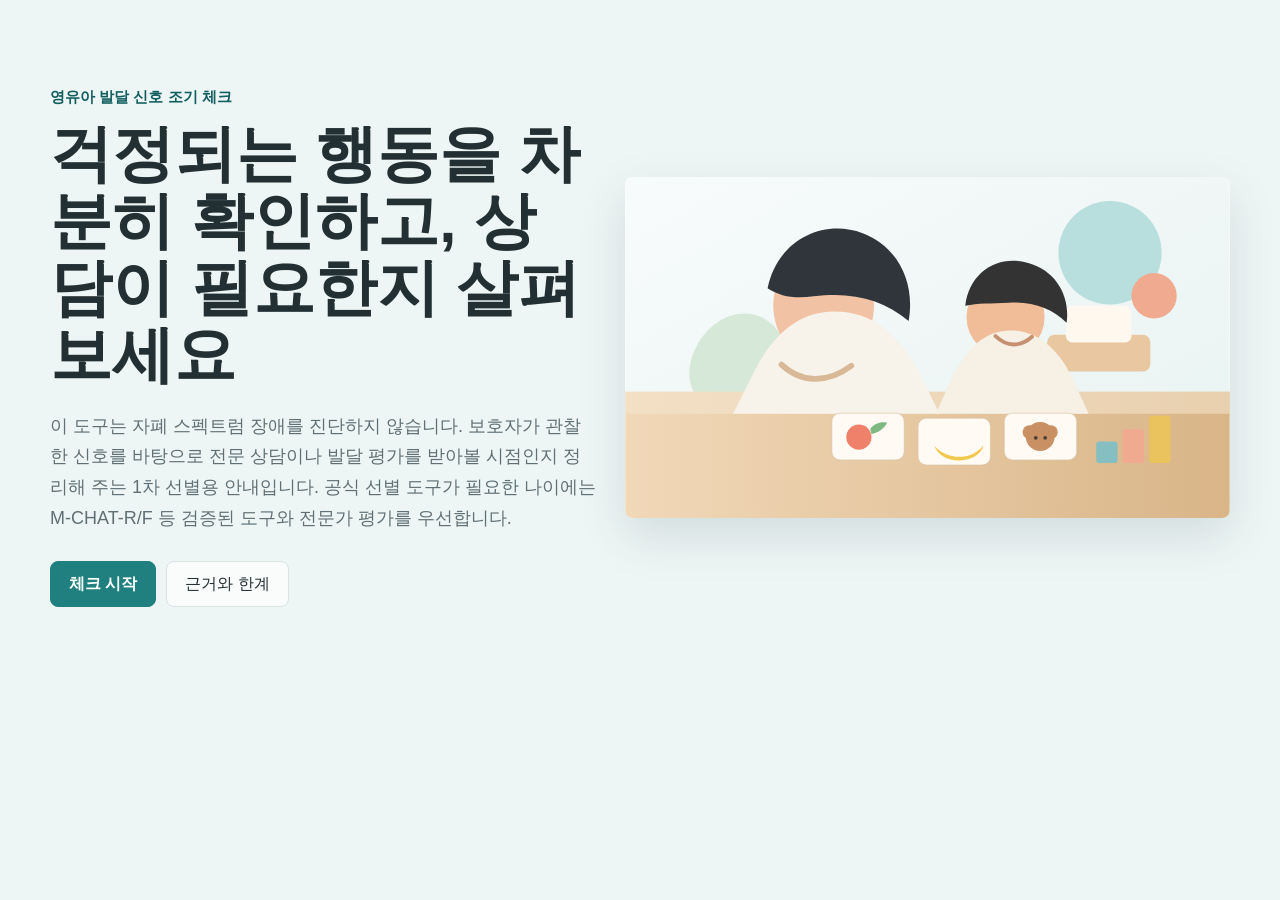
<file: index.html>
<!doctype html>
<html lang="ko">
  <head>
    <meta charset="UTF-8" />
    <meta name="viewport" content="width=device-width, initial-scale=1.0" />
    <title>아이 발달 신호 체크</title>
    <link rel="stylesheet" href="./styles.css" />
  </head>
  <body>
    <main class="app-shell">
      <section class="hero app-view landing-view" id="landingView" aria-labelledby="page-title">
        <div class="hero-copy">
          <p class="eyebrow">영유아 발달 신호 조기 체크</p>
          <h1 id="page-title">걱정되는 행동을 차분히 확인하고, 상담이 필요한지 살펴보세요</h1>
          <p class="intro">이 도구는 자폐 스펙트럼 장애를 진단하지 않습니다. 보호자가 관찰한 신호를 바탕으로 전문 상담이나 발달 평가를 받아볼 시점인지 정리해 주는 1차 선별용 안내입니다. 공식 선별 도구가 필요한 나이에는 M-CHAT-R/F 등 검증된 도구와 전문가 평가를 우선합니다.</p>
          <div class="hero-actions"><button type="button" class="primary-link" id="startButton">체크 시작</button><button type="button" class="secondary-link" id="sourceToggle" aria-expanded="false" aria-controls="sourcePreview">근거와 한계</button></div><div class="source-preview" id="sourcePreview" hidden><strong>공식 진단 도구가 아닙니다.</strong><p>이 MVP는 CDC, AAP, M-CHAT-R/F의 선별 원칙을 참고한 가정용 조기 상담 안내 도구입니다. 결과가 걱정되면 의료진 또는 발달 전문가 상담을 우선합니다.</p></div>
        </div>
        <img class="hero-image" src="./assets/family-check.svg" alt="보호자와 아이가 그림 카드를 보며 상호작용하는 장면" />
      </section>
      <section id="checker" class="checker-layout app-view checker-view is-hidden" aria-hidden="true">
        <aside class="side-panel" aria-label="진행 정보">
          <div class="status-box"><span class="status-label">현재 단계</span><strong id="stepLabel">1. 아이 나이</strong></div>
          <div class="progress-track" aria-hidden="true"><span id="progressBar"></span></div>
          <div class="note"><strong>바로 상담이 필요한 신호</strong><p>말이나 사회적 반응이 이전보다 줄어든 경우, 나이와 관계없이 소아청소년과나 발달 전문기관 상담을 권합니다.</p></div>
        </aside>
        <section class="tool-surface" aria-live="polite">
          <form id="screenForm">
            <div class="step active" data-step="0"><h2>아이의 현재 나이를 선택해 주세요</h2><p class="step-copy">나이에 따라 같은 행동도 의미가 달라질 수 있어요.</p><div class="age-grid" id="ageOptions"><button type="button" class="age-option" data-age="under12"><strong>12개월 전후</strong><span>이름 반응, 눈맞춤, 몸짓</span></button><button type="button" class="age-option" data-age="12to18"><strong>12~18개월</strong><span>가리키기, 관심 공유, 옹알이</span></button><button type="button" class="age-option" data-age="18to24"><strong>18~24개월</strong><span>자폐 선별 권고 시기</span></button><button type="button" class="age-option" data-age="24to36"><strong>24~36개월</strong><span>두 단어 표현, 상호작용</span></button><button type="button" class="age-option" data-age="over36"><strong>36개월 이상</strong><span>또래 관계, 반복 행동</span></button></div></div>
            <div class="step" data-step="1"><div id="questionStage" class="single-question-stage"></div></div>
            <div class="step" data-step="3"><h2>결과 확인</h2><div id="resultCard" class="result-card"></div><div class="next-actions"><button type="button" class="ghost-button" id="restartButton">다시 체크</button><button type="button" class="solid-button" id="copyButton">결과 요약 복사</button></div></div>
            <div class="nav-row"><button type="button" class="ghost-button" id="homeButton">처음으로</button><button type="button" class="ghost-button" id="backButton">이전</button><button type="button" class="solid-button" id="nextButton">다음</button></div>
          </form>
        </section>
      </section>
      <section class="referral-panel flow-section result-only is-hidden" aria-label="지역 상담 연결">
        <div>
          <p class="eyebrow">상담 연결</p>
          <h2>지역을 입력하면 상담처 검색어를 바로 만들 수 있어요</h2>
          <p>정확한 예약 가능 여부와 전문성은 보호자가 직접 확인해야 합니다. 지역명을 입력하면 페이지 안에 지도가 표시됩니다. 지도 안의 장소를 누르면 주소, 연락처, 업체 종류 같은 기본 정보를 확인할 수 있습니다.</p>
        </div>
        <div class="region-search">
          <label for="regionInput">지역명</label>
          <input id="regionInput" type="text" placeholder="예: 경기도 양주시, 서울 강남구" />
          <div class="search-buttons">
            <button type="button" class="ghost-button" data-search="발달검사 병원">발달 평가 병원</button>
            <button type="button" class="ghost-button" data-search="언어치료 발달센터">발달·언어 센터</button>
            <button type="button" class="ghost-button" data-search="영유아검진 소아청소년과">영유아검진 상담</button>
          </div>
          <div id="mapResults" class="map-results" aria-live="polite"></div>
        </div>
      </section>

      <section class="guidance-grid flow-section result-only is-hidden" aria-label="결과 활용 안내">
        <article><span>01</span><h3>결과를 단정하지 않기</h3><p>높은 점수가 곧 진단은 아닙니다. 다만 기다리기보다 확인해 볼 이유가 있다는 뜻입니다.</p></article>
        <article><span>02</span><h3>검진 기록과 함께 보기</h3><p>영유아검진, K-DST 결과, 어린이집 관찰 내용을 함께 가져가면 상담이 더 정확해집니다.</p></article>
        <article><span>03</span><h3>빠른 개입의 가치</h3><p>발달 지연이 의심될 때는 조기 상담과 개입이 아이와 가족 모두에게 도움이 될 수 있습니다.</p></article>
      </section>
      <section id="sources" class="source-panel flow-section result-only is-hidden"><h2>참고 근거</h2><p>이 1차 MVP는 CDC의 발달 모니터링·자폐 선별 안내, AAP의 9·18·30개월 일반 발달 선별 및 18·24개월 ASD 특이 선별 권고, M-CHAT-R/F의 공식 위험도 구간을 참고했습니다. 단, M-CHAT-R/F 문항을 그대로 복제하지 않았으며 공식 진단이나 공식 M-CHAT 결과를 대체하지 않습니다.</p><div class="source-links"><a href="https://www.cdc.gov/autism/signs-symptoms/index.html" target="_blank" rel="noreferrer">CDC 자폐 신호</a><a href="https://www.cdc.gov/autism/screening/index.html" target="_blank" rel="noreferrer">CDC 선별·진단 안내</a><a href="https://www.mchatscreen.com/mchat-rf/scoring/" target="_blank" rel="noreferrer">M-CHAT-R/F 공식 점수 기준</a><a href="./methodology.html">판정 기준 설명</a></div></section>
    </main>
    <script src="https://browser.sentry-cdn.com/8.55.0/bundle.tracing.min.js" crossorigin="anonymous"></script>
    <script>
      window.SENTRY_DSN = "https://1f76eaaf51cd947b7d9d5225c59dd0d5@o4511540280360960.ingest.us.sentry.io/4511654414123008";
      if (window.Sentry && window.SENTRY_DSN) {
        window.Sentry.init({
          dsn: window.SENTRY_DSN,
          environment: "production",
          tracesSampleRate: 0,
        });
      }
    </script>
    <script src="./script.js?v=frequency-2"></script>
  </body>
</html>
</file>
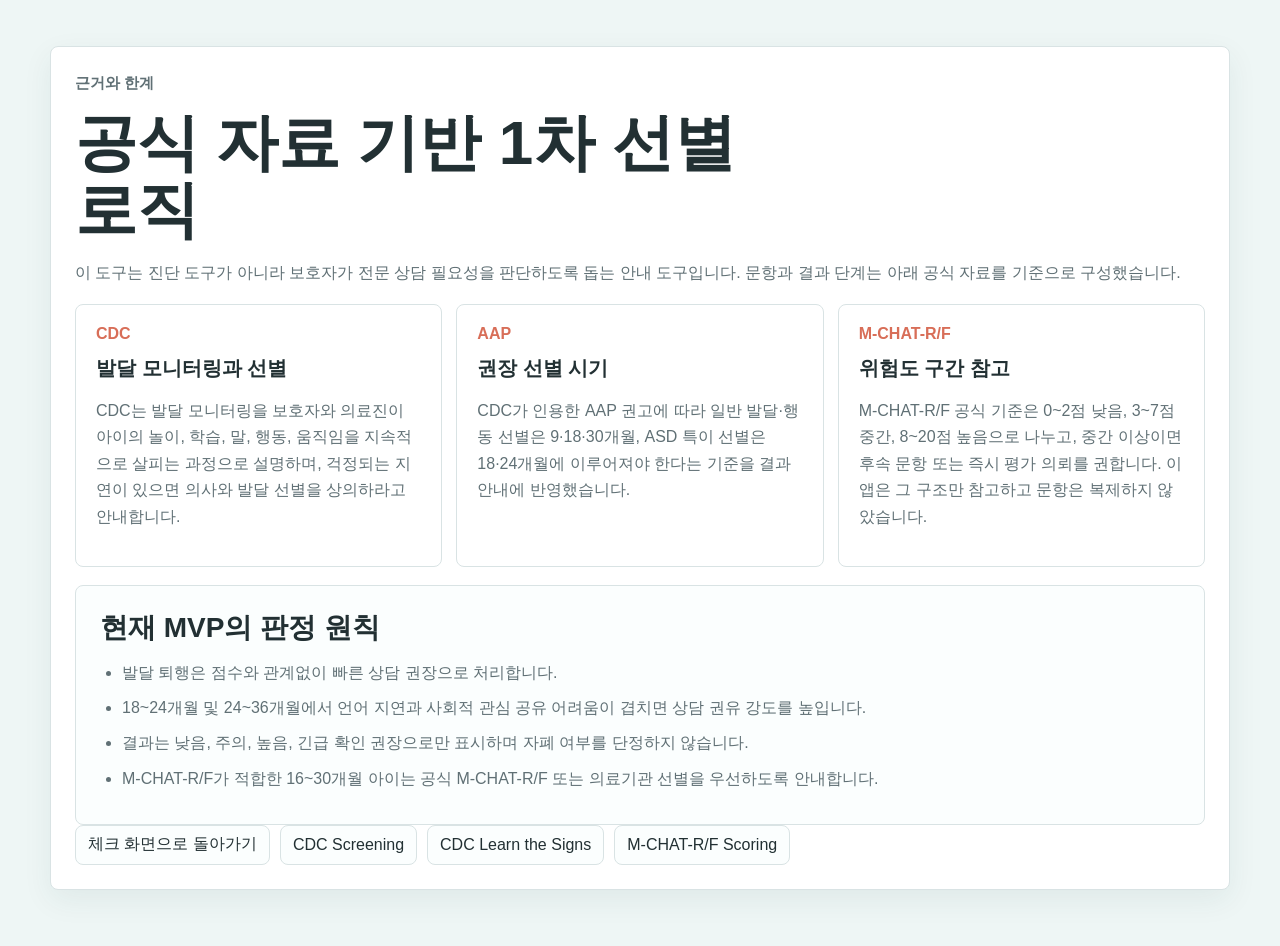
<file: methodology.html>
<!doctype html>
<html lang="ko">
  <head>
    <meta charset="UTF-8" />
    <meta name="viewport" content="width=device-width, initial-scale=1.0" />
    <title>판정 기준 설명 - 아이 발달 신호 체크</title>
    <link rel="stylesheet" href="./styles.css" />
  </head>
  <body>
    <main class="app-shell">
      <section class="source-panel">
        <p class="eyebrow">근거와 한계</p>
        <h1>공식 자료 기반 1차 선별 로직</h1>
        <p>이 도구는 진단 도구가 아니라 보호자가 전문 상담 필요성을 판단하도록 돕는 안내 도구입니다. 문항과 결과 단계는 아래 공식 자료를 기준으로 구성했습니다.</p>
        <div class="guidance-grid">
          <article><span>CDC</span><h3>발달 모니터링과 선별</h3><p>CDC는 발달 모니터링을 보호자와 의료진이 아이의 놀이, 학습, 말, 행동, 움직임을 지속적으로 살피는 과정으로 설명하며, 걱정되는 지연이 있으면 의사와 발달 선별을 상의하라고 안내합니다.</p></article>
          <article><span>AAP</span><h3>권장 선별 시기</h3><p>CDC가 인용한 AAP 권고에 따라 일반 발달·행동 선별은 9·18·30개월, ASD 특이 선별은 18·24개월에 이루어져야 한다는 기준을 결과 안내에 반영했습니다.</p></article>
          <article><span>M-CHAT-R/F</span><h3>위험도 구간 참고</h3><p>M-CHAT-R/F 공식 기준은 0~2점 낮음, 3~7점 중간, 8~20점 높음으로 나누고, 중간 이상이면 후속 문항 또는 즉시 평가 의뢰를 권합니다. 이 앱은 그 구조만 참고하고 문항은 복제하지 않았습니다.</p></article>
        </div>
        <section class="source-panel nested-source">
          <h2>현재 MVP의 판정 원칙</h2>
          <ul>
            <li>발달 퇴행은 점수와 관계없이 빠른 상담 권장으로 처리합니다.</li>
            <li>18~24개월 및 24~36개월에서 언어 지연과 사회적 관심 공유 어려움이 겹치면 상담 권유 강도를 높입니다.</li>
            <li>결과는 낮음, 주의, 높음, 긴급 확인 권장으로만 표시하며 자폐 여부를 단정하지 않습니다.</li>
            <li>M-CHAT-R/F가 적합한 16~30개월 아이는 공식 M-CHAT-R/F 또는 의료기관 선별을 우선하도록 안내합니다.</li>
          </ul>
        </section>
        <div class="source-links">
          <a href="./index.html">체크 화면으로 돌아가기</a>
          <a href="https://www.cdc.gov/autism/diagnosis/index.html" target="_blank" rel="noreferrer">CDC Screening</a>
          <a href="https://www.cdc.gov/act-early/" target="_blank" rel="noreferrer">CDC Learn the Signs</a>
          <a href="https://www.mchatscreen.com/mchat-rf/scoring/" target="_blank" rel="noreferrer">M-CHAT-R/F Scoring</a>
        </div>
      </section>
    </main>
  </body>
</html>
</file>
<file: styles.css>
:root{color-scheme:light;--ink:#223033;--muted:#607075;--line:#d9e3e4;--soft:#f4f8f8;--surface:#fff;--teal:#1f807f;--teal-dark:#145f61;--coral:#d86e58;--amber:#b7791f;--red:#b64040;--green:#287a55;--shadow:0 18px 48px rgba(25,55,60,.13)}*{box-sizing:border-box}body{margin:0;background:#eef6f5;color:var(--ink);font-family:Arial,"Noto Sans KR",sans-serif}a{color:inherit}button,input{font:inherit}.app-shell{width:min(1180px,calc(100% - 32px));margin:0 auto;padding:28px 0 56px}.hero{display:grid;grid-template-columns:minmax(0,.95fr) minmax(360px,1.05fr);align-items:center;gap:28px;min-height:540px;padding:42px 0 30px}.hero-copy{padding:18px 0}.eyebrow{margin:0 0 14px;color:var(--teal-dark);font-size:15px;font-weight:700}h1{margin:0;max-width:680px;font-size:clamp(36px,5vw,62px);line-height:1.08;letter-spacing:0}.intro{max-width:620px;margin:22px 0 0;color:var(--muted);font-size:18px;line-height:1.7}.hero-actions,.source-links,.next-actions,.nav-row{display:flex;flex-wrap:wrap;gap:10px}.hero-actions{margin-top:28px}.primary-link,.secondary-link,.solid-button,.ghost-button{min-height:46px;border-radius:8px;padding:0 18px;display:inline-flex;align-items:center;justify-content:center;border:1px solid transparent;text-decoration:none;cursor:pointer;transition:transform .15s ease,border-color .15s ease,background .15s ease}.primary-link,.solid-button{background:var(--teal);color:#fff;border-color:var(--teal);font-weight:700}.secondary-link,.ghost-button{background:rgba(255,255,255,.72);border-color:var(--line);color:var(--ink)}.primary-link:hover,.secondary-link:hover,.solid-button:hover,.ghost-button:hover{transform:translateY(-1px)}.solid-button:disabled{opacity:.45;cursor:not-allowed;transform:none}.hero-image{width:100%;min-height:340px;max-height:470px;object-fit:cover;border-radius:8px;box-shadow:var(--shadow);background:var(--surface)}.checker-layout{display:grid;grid-template-columns:300px minmax(0,1fr);gap:18px;align-items:start;scroll-margin-top:24px}.side-panel,.tool-surface,.source-panel{background:var(--surface);border:1px solid var(--line);border-radius:8px;box-shadow:0 10px 30px rgba(26,67,74,.07)}.side-panel{position:sticky;top:18px;padding:20px}.status-box{display:grid;gap:6px}.status-label{color:var(--muted);font-size:13px}.progress-track{height:10px;margin:18px 0;overflow:hidden;border-radius:999px;background:#e7eeee}.progress-track span{display:block;width:25%;height:100%;background:var(--teal);transition:width .2s ease}.note{padding:16px;border-left:4px solid var(--coral);background:#fff7f3;border-radius:6px}.note p{margin:8px 0 0;color:var(--muted);line-height:1.6}.tool-surface{padding:26px}.step{display:none}.step.active{display:block}h2{margin:0;font-size:28px;line-height:1.25;letter-spacing:0}.step-copy{margin:10px 0 20px;color:var(--muted);line-height:1.6}.age-grid{display:grid;grid-template-columns:repeat(5,minmax(0,1fr));gap:10px}.age-option,.question-card{border:1px solid var(--line);background:#fbfefe;border-radius:8px}.age-option{min-height:92px;padding:14px;text-align:left;cursor:pointer}.age-option strong{display:block;font-size:17px}.age-option span{display:block;margin-top:6px;color:var(--muted);font-size:13px;line-height:1.45}.age-option.selected,.question-card.selected{border-color:var(--teal);box-shadow:0 0 0 3px rgba(31,128,127,.13);background:#f1fbfa}.question-list{display:grid;gap:12px}.question-card{padding:16px}.question-top{display:grid;grid-template-columns:minmax(0,1fr) auto;gap:12px;align-items:start}.question-card h3{margin:0;font-size:18px;line-height:1.35}.question-card p{margin:7px 0 0;color:var(--muted);line-height:1.55}.toggle{display:inline-grid;grid-template-columns:1fr 1fr;width:132px;padding:3px;border-radius:999px;background:#e9f0f0}.toggle button{min-height:34px;border:0;border-radius:999px;background:transparent;cursor:pointer;color:var(--muted)}.toggle button.active{background:#fff;color:var(--teal-dark);font-weight:700;box-shadow:0 2px 8px rgba(35,62,65,.12)}.nav-row{justify-content:space-between;margin-top:24px;padding-top:18px;border-top:1px solid var(--line)}.result-card{padding:22px;border-radius:8px;border:1px solid var(--line);background:var(--soft)}.risk-badge{display:inline-flex;min-height:34px;align-items:center;padding:0 12px;border-radius:999px;color:#fff;font-weight:700}.risk-low{background:var(--green)}.risk-watch{background:var(--amber)}.risk-high,.risk-urgent{background:var(--red)}.result-card h3{margin:16px 0 8px;font-size:26px}.result-card p,.result-card li{color:var(--muted);line-height:1.65}.result-card ul{margin:12px 0 0;padding-left:20px}.next-actions{margin-top:16px}.guidance-grid{display:grid;grid-template-columns:repeat(3,minmax(0,1fr));gap:14px;margin-top:18px}.guidance-grid article{min-height:190px;padding:20px;border:1px solid var(--line);border-radius:8px;background:rgba(255,255,255,.74)}.guidance-grid span{color:var(--coral);font-weight:800}.guidance-grid h3{margin:12px 0 8px;font-size:20px}.guidance-grid p,.source-panel p{color:var(--muted);line-height:1.65}.source-panel{margin-top:18px;padding:24px}.source-links a{min-height:40px;display:inline-flex;align-items:center;border:1px solid var(--line);border-radius:8px;padding:0 12px;background:#fbfefe;text-decoration:none}@media (max-width:920px){.hero,.checker-layout{grid-template-columns:1fr}.hero{min-height:auto}.side-panel{position:static}.age-grid,.guidance-grid{grid-template-columns:1fr 1fr}}@media (max-width:620px){.app-shell{width:min(100% - 20px,1180px);padding-top:14px}.hero{padding-top:18px}h1{font-size:35px}.intro{font-size:16px}.hero-image{min-height:230px}.tool-surface{padding:18px}.age-grid,.guidance-grid{grid-template-columns:1fr}.question-top{grid-template-columns:1fr}.toggle{width:100%}}
.nested-source{box-shadow:none;margin:18px 0 0;background:#fbfefe}.nested-source ul{margin:14px 0 0;padding-left:22px}.nested-source li{color:var(--muted);line-height:1.7;margin:8px 0}

.referral-panel{display:grid;grid-template-columns:minmax(0,1fr) 360px;gap:18px;align-items:start;margin-top:18px;padding:24px;border:1px solid var(--line);border-radius:8px;background:#fff;box-shadow:0 10px 30px rgba(26,67,74,.07)}
.referral-panel h2{font-size:26px}.referral-panel p{color:var(--muted);line-height:1.65}.region-search{display:grid;gap:10px}.region-search label{font-weight:700}.region-search input{width:100%;min-height:46px;border:1px solid var(--line);border-radius:8px;padding:0 13px;color:var(--ink);background:#fbfefe}.search-buttons{display:grid;gap:8px}.search-buttons .ghost-button{width:100%}.basis-list{display:grid;gap:8px;margin:14px 0 0;padding:0;list-style:none}.basis-list li{padding:10px 12px;border-radius:8px;background:#fff;border:1px solid var(--line);color:var(--muted);line-height:1.55}.age-guidance{margin:14px 0 0;padding:14px;border-radius:8px;background:#fff;border:1px solid var(--line)}.age-guidance strong{display:block;margin-bottom:6px;color:var(--teal-dark)}
@media (max-width:920px){.referral-panel{grid-template-columns:1fr}}

.scale-toggle{grid-template-columns:repeat(4,minmax(0,1fr));width:min(520px,100%);border-radius:8px;background:#e9f0f0}
.scale-toggle button{min-height:42px;border-radius:7px;padding:0 8px;font-size:13px;line-height:1.2;white-space:normal}
@media (max-width:620px){.scale-toggle{grid-template-columns:1fr 1fr}.scale-toggle button{min-height:44px}}

.map-results{min-height:44px;padding:12px;border:1px solid var(--line);border-radius:8px;background:#fbfefe;color:var(--muted);line-height:1.55}.map-link-row{display:flex;flex-wrap:wrap;gap:8px;margin-top:10px}.map-link-row .primary-link,.map-link-row .secondary-link{min-height:40px;padding:0 12px;font-size:14px}

.embedded-map{width:100%;height:300px;margin-top:12px;overflow:hidden;border:1px solid var(--line);border-radius:8px;background:#eef6f5}.embedded-map iframe{width:100%;height:100%;border:0}.map-results{min-height:44px;padding:12px;border:1px solid var(--line);border-radius:8px;background:#fbfefe;color:var(--muted);line-height:1.55}.map-link-row{display:flex;flex-wrap:wrap;gap:8px;margin-top:10px}.map-link-row .primary-link,.map-link-row .secondary-link{min-height:40px;padding:0 12px;font-size:14px}

.map-help{margin:8px 0 0;color:var(--muted);font-size:14px;line-height:1.55}

.flow-section{animation:sectionFade .34s ease both}.flow-section.is-hidden{display:none}.source-preview{max-width:620px;margin-top:18px;padding:16px;border:1px solid var(--line);border-radius:8px;background:rgba(255,255,255,.82);color:var(--muted);line-height:1.6}.source-preview strong{display:block;color:var(--teal-dark);margin-bottom:6px}.source-preview p{margin:0}.step.active{animation:stepSlide .28s ease both}@keyframes sectionFade{from{opacity:0;transform:translateY(12px)}to{opacity:1;transform:translateY(0)}}@keyframes stepSlide{from{opacity:0;transform:translateX(14px)}to{opacity:1;transform:translateX(0)}}@media (prefers-reduced-motion:reduce){.flow-section,.step.active{animation:none}.primary-link,.secondary-link,.solid-button,.ghost-button{transition:none}}

.app-view.is-hidden{display:none}.landing-view{animation:sectionFade .34s ease both}.checker-view{min-height:calc(100vh - 56px);padding-top:32px;animation:sectionFade .34s ease both}.nav-row{gap:10px}.nav-row #homeButton{margin-right:auto}.nav-row #backButton{margin-right:0}

.single-question-stage{display:grid;gap:14px}.question-counter{display:inline-flex;width:max-content;max-width:100%;min-height:34px;align-items:center;padding:0 12px;border-radius:999px;background:#e9f4f3;color:var(--teal-dark);font-weight:700;font-size:14px}.single-question-card{padding:24px}.single-question-card h2{max-width:820px}.single-question-card .scale-toggle{width:100%;margin-top:22px;gap:4px;background:#edf3f3}.single-question-card .scale-toggle button{display:grid;gap:3px;align-content:center;min-height:68px}.single-question-card .scale-toggle small{font-size:12px;color:var(--muted)}.single-question-card .scale-toggle button.active small{color:var(--teal-dark)}
</file>
